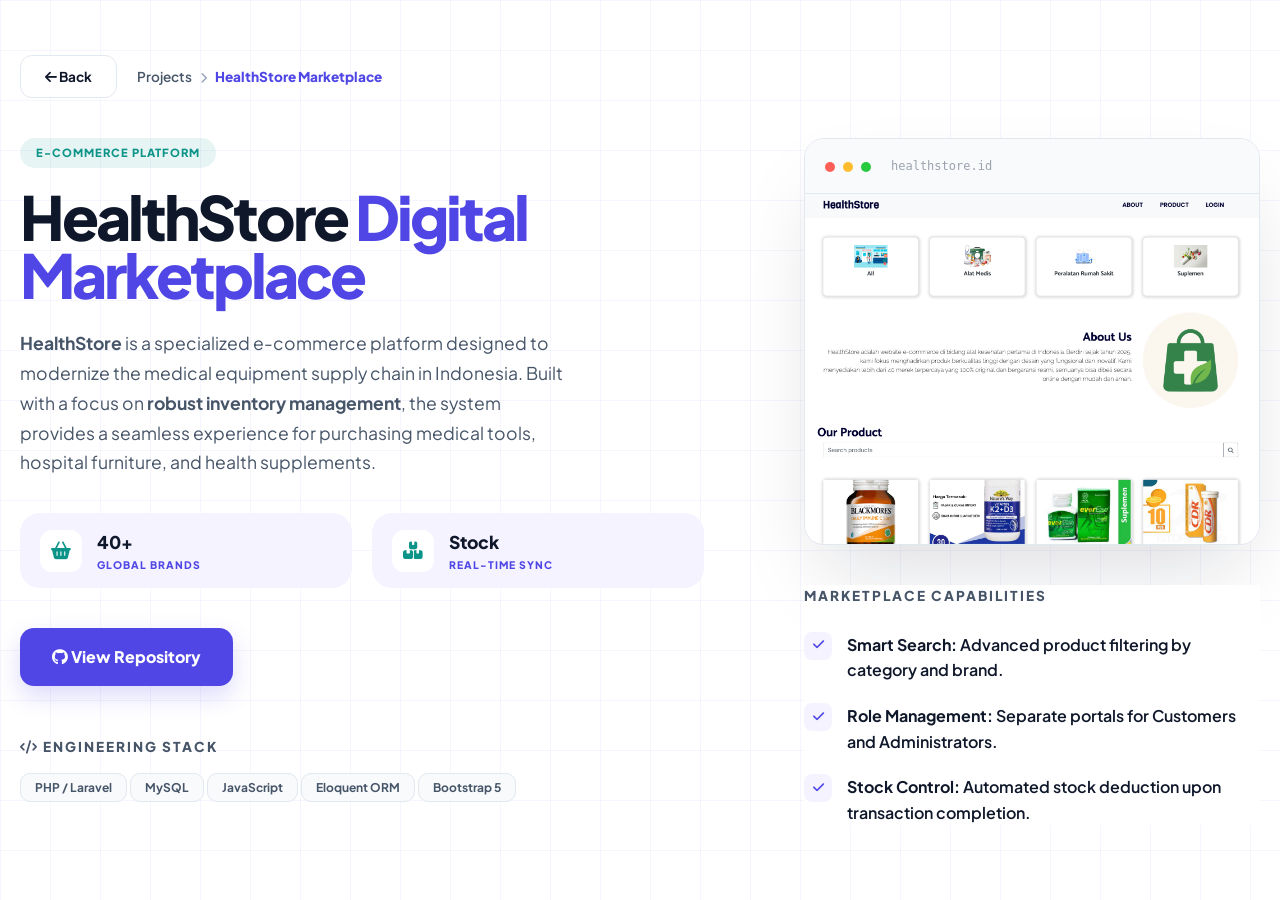
<file: healthstore-detail.html>
<!DOCTYPE html>
<html lang="id">
<head>
    <meta charset="UTF-8">
    <meta name="viewport" content="width=device-width, initial-scale=1.0">
    <title>HealthStore Detail | Hellawati Ayu</title>
    <link href="https://fonts.googleapis.com/css2?family=Plus+Jakarta+Sans:wght@300;400;600;700;800&display=swap" rel="stylesheet">
    <link rel="stylesheet" href="style.css">
    <link rel="stylesheet" href="https://cdnjs.cloudflare.com/ajax/libs/font-awesome/6.4.0/css/all.min.css">
    <style>
        /* Perbaikan inline agar badge tidak melebar ke kanan */
        .detail-badge {
            display: inline-block !important;
            width: fit-content;
            padding: 6px 16px;
            background: rgba(13, 148, 136, 0.1); /* Health Teal */
            color: #0d9488;
            border-radius: 50px;
            font-size: 0.7rem;
            font-weight: 800;
            text-transform: uppercase;
            letter-spacing: 1px;
            margin-bottom: 20px;
        }

        /* Standarisasi titik window mockup */
        .dot.red { background: #ff5f56; }
        .dot.yellow { background: #ffbd2e; }
        .dot.green { background: #27c93f; }
        .window-dots .dot {
            width: 10px; height: 10px;
            border-radius: 50%;
            display: inline-block;
            margin-right: 5px;
        }

        /* Aksen warna khusus stats medical */
        .medical-accent {
            color: #0d9488 !important;
        }
    </style>
</head>
<body class="detail-body">

    <div class="container detail-wrapper">

        <!-- Navigation -->
        <header class="detail-nav">
            <a href="index.html#projects" class="btn-back">
                <i class="fa-solid fa-arrow-left"></i> Back
            </a>
            <div class="breadcrumb">
                Projects <i class="fa-solid fa-chevron-right" style="font-size:0.7rem; margin: 0 6px; color: var(--text-light);"></i> 
                <span>HealthStore Marketplace</span>
            </div>
        </header>

        <!-- Grid Konten (1.2fr 0.8fr) -->
        <main class="detail-grid">

            <!-- KIRI: Informasi Utama -->
            <div class="detail-content-left">
                <div class="detail-badge">E-Commerce Platform</div>

                <h1 class="project-title-large">
                    HealthStore <span>Digital Marketplace</span>
                </h1>

                <p class="project-long-desc">
                    <strong>HealthStore</strong> is a specialized e-commerce platform designed to modernize the medical equipment supply chain in Indonesia. Built with a focus on <strong>robust inventory management</strong>, the system provides a seamless experience for purchasing medical tools, hospital furniture, and health supplements.
                </p>

                <!-- Stats Row -->
                <div class="stats-row">
                    <div class="stat-card-mini">
                        <div class="s-icon medical-accent"><i class="fa-solid fa-basket-shopping"></i></div>
                        <div class="s-info">
                            <h4>40+</h4>
                            <p>Global Brands</p>
                        </div>
                    </div>
                    <div class="stat-card-mini">
                        <div class="s-icon medical-accent"><i class="fa-solid fa-boxes-stacked"></i></div>
                        <div class="s-info">
                            <h4>Stock</h4>
                            <p>Real-time Sync</p>
                        </div>
                    </div>
                </div>

                <!-- Action Button -->
                <div class="action-row">
                    <a href="https://github.com/hellaww/toko-kesehatan-online" target="_blank" class="btn-primary-action">
                        <i class="fa-brands fa-github"></i> View Repository
                    </a>
                </div>

                <!-- Tech Stack Section -->
                <div class="tech-stack-section">
                    <h3 style="font-size: 0.85rem; font-weight: 800; text-transform: uppercase; letter-spacing: 2px; margin-bottom: 15px; color: var(--text-muted);">
                        <i class="fa-solid fa-code"></i> Engineering Stack
                    </h3>
                    <div class="tech-pills-wrap">
                        <span class="tech-tag">PHP / Laravel</span>
                        <span class="tech-tag">MySQL</span>
                        <span class="tech-tag">JavaScript</span>
                        <span class="tech-tag">Eloquent ORM</span>
                        <span class="tech-tag">Bootstrap 5</span>
                    </div>
                </div>
            </div>

            <!-- KANAN: Visual & Fitur -->
            <div class="detail-content-right">

                <!-- Window Mockup -->
                <div class="window-mockup">
                    <div class="window-header">
                        <div class="window-dots">
                            <span class="dot red"></span>
                            <span class="dot yellow"></span>
                            <span class="dot green"></span>
                        </div>
                        <div style="font-size: 0.75rem; color: #9ca3af; margin-left: 15px; font-family: monospace;">healthstore.id</div>
                    </div>
                    <div class="window-body">
                        <!-- CSS Anda otomatis menghandle scroll pada hover (350px) -->
                        <img src="images/tokokesehatan.png" alt="HealthStore Preview" class="scroll-img">
                    </div>
                </div>

                <!-- Features Highlight List -->
                <div class="features-highlight-card">
                    <h3>Marketplace Capabilities</h3>
                    <ul class="features-ul">
                        <li>
                            <div class="dot-v"><i class="fa-solid fa-check"></i></div>
                            <span><strong>Smart Search:</strong> Advanced product filtering by category and brand.</span>
                        </li>
                        <li>
                            <div class="dot-v"><i class="fa-solid fa-check"></i></div>
                            <span><strong>Role Management:</strong> Separate portals for Customers and Administrators.</span>
                        </li>
                        <li>
                            <div class="dot-v"><i class="fa-solid fa-check"></i></div>
                            <span><strong>Stock Control:</strong> Automated stock deduction upon transaction completion.</span>
                        </li>
                    </ul>
                </div>

            </div>
        </main>
    </div>

    <script>
        document.addEventListener('DOMContentLoaded', () => {
            const wrapper = document.querySelector('.detail-wrapper');
            wrapper.style.opacity = '1';
            wrapper.style.transform = 'translateY(0)';
        });
    </script>
</body>
</html>
</file>
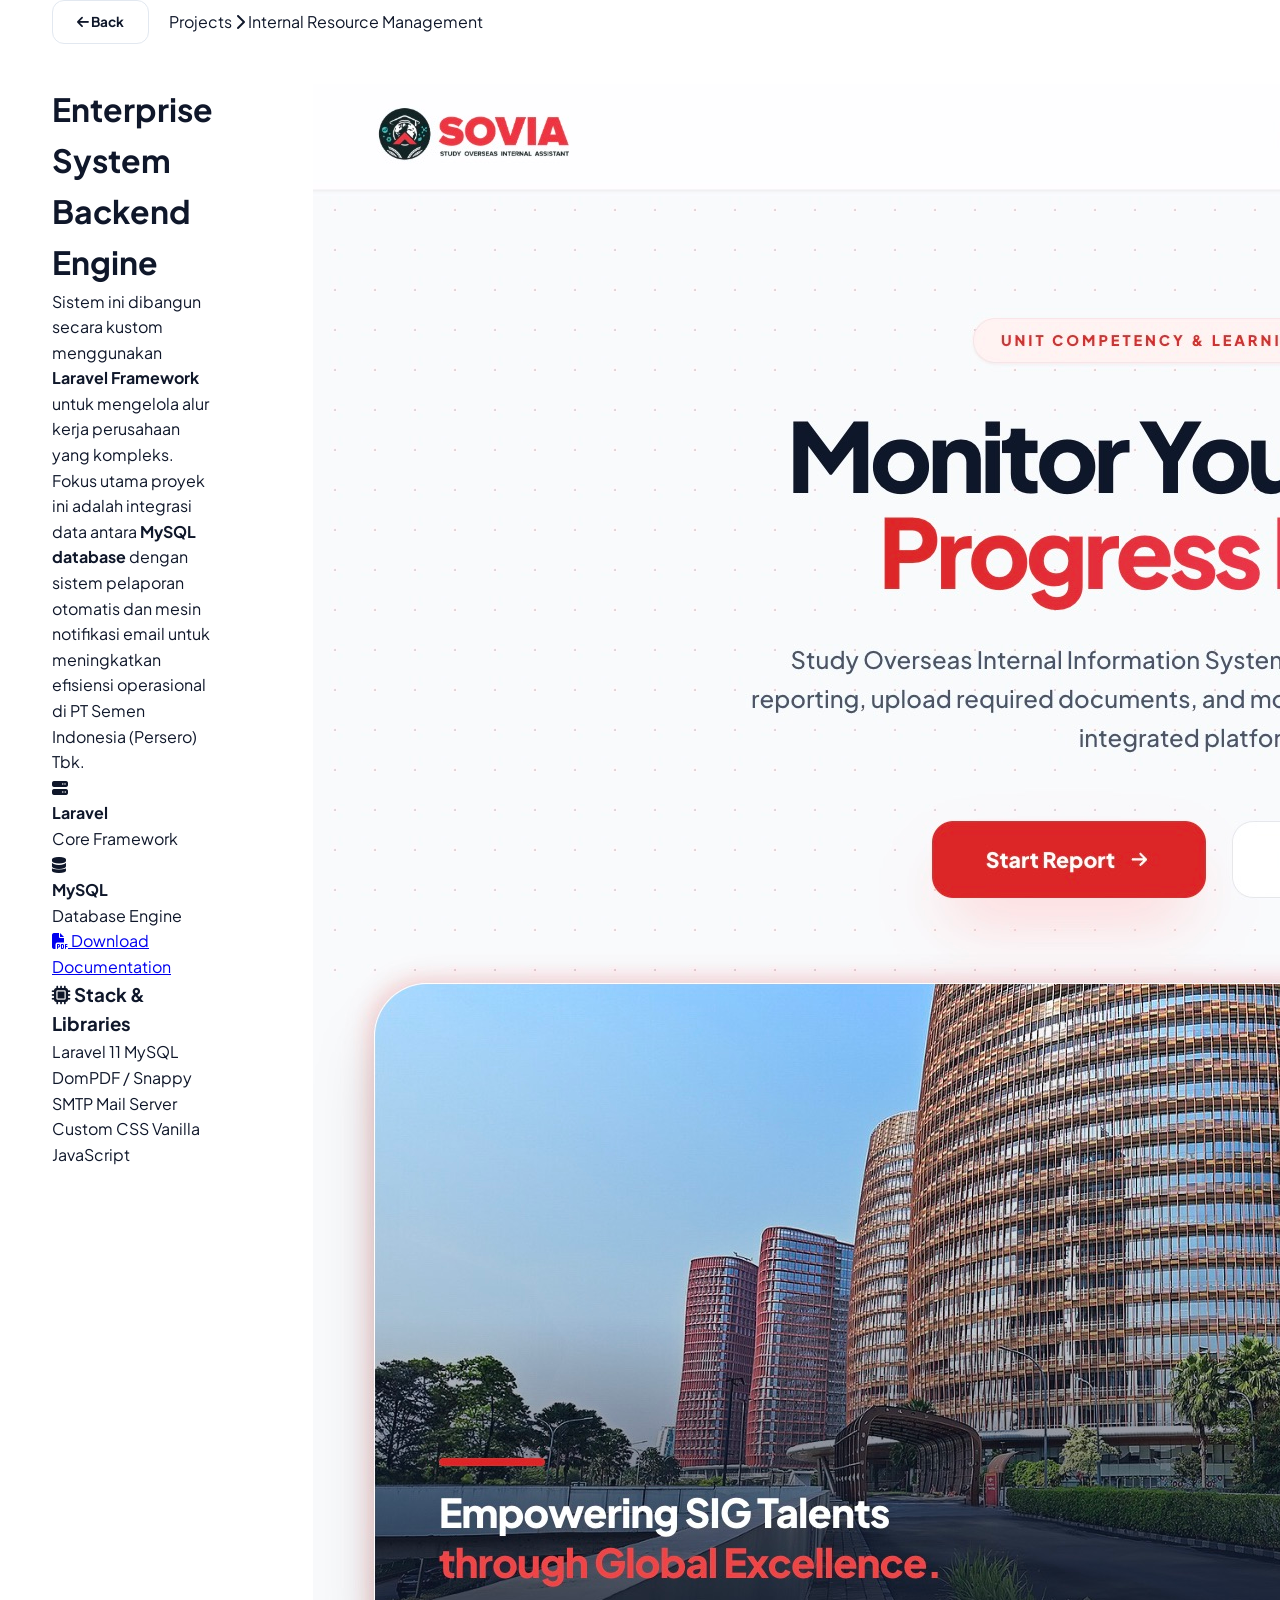
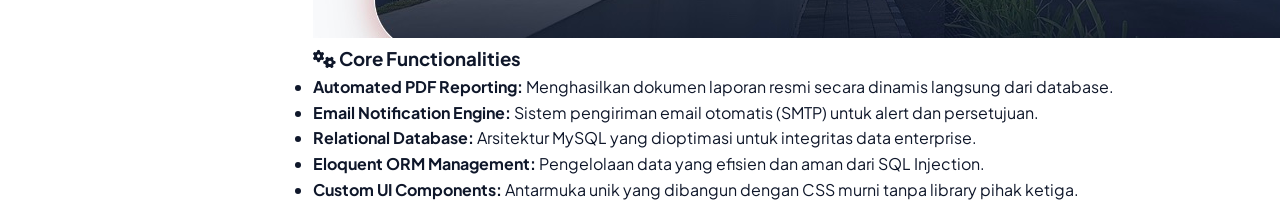
<file: laravel-detail.html>
<!DOCTYPE html>
<html lang="en">
<head>
    <meta charset="UTF-8">
    <meta name="viewport" content="width=device-width, initial-scale=1.0">
    <title>Project Detail | Hellawati Ayu</title>
    <link href="https://fonts.googleapis.com/css2?family=Plus+Jakarta+Sans:wght@300;400;600;700;800&display=swap" rel="stylesheet">
    <link rel="stylesheet" href="style.css">
    <link rel="stylesheet" href="https://cdnjs.cloudflare.com/ajax/libs/font-awesome/6.4.0/css/all.min.css">
</head>
<body class="detail-page">

    <div class="container detail-container reveal">
        <!-- Top Navigation (Back Button) -->
        <div class="detail-nav">
            <a href="index.html#projects" class="btn-back">
                <i class="fa-solid fa-arrow-left"></i> Back
            </a>
            <div class="breadcrumbs">
                <span>Projects</span> <i class="fa-solid fa-chevron-right"></i> <span>Internal Resource Management</span>
            </div>
        </div>

        <div class="detail-grid">
    <!-- SISI KIRI: INFO TEKS TEKNIS -->
    <div class="detail-info">
        <h1 class="detail-title">Enterprise System <br><span>Backend Engine</span></h1>
        <div class="detail-line"></div>

        <p class="detail-description">
            Sistem ini dibangun secara kustom menggunakan <strong>Laravel Framework</strong> untuk mengelola alur kerja perusahaan yang kompleks. 
            Fokus utama proyek ini adalah integrasi data antara <strong>MySQL database</strong> dengan sistem pelaporan otomatis dan mesin notifikasi email untuk meningkatkan efisiensi operasional di PT Semen Indonesia (Persero) Tbk.
        </p>

        <!-- Stats Box -->
        <div class="detail-stats-group">
            <div class="d-stat-card">
                <div class="d-stat-icon"><i class="fa-solid fa-server"></i></div>
                <div>
                    <h4>Laravel</h4>
                    <p>Core Framework</p>
                </div>
            </div>
            <div class="d-stat-card">
                <div class="d-stat-icon"><i class="fa-solid fa-database"></i></div>
                <div>
                    <h4>MySQL</h4>
                    <p>Database Engine</p>
                </div>
            </div>
        </div>

        <!-- Action Buttons -->
        <div class="detail-actions">
            <a href="files/project-laravel.pdf" target="_blank" class="btn-primary-detail">
                <i class="fa-solid fa-file-pdf"></i> Download Documentation
            </a>
        </div>

        <!-- Technologies Used (Tanpa Bootstrap) -->
        <div class="tech-used-section">
            <h3><i class="fa-solid fa-microchip"></i> Stack & Libraries</h3>
            <div class="tech-used-pills">
                <span>Laravel 11</span>
                <span>MySQL</span>
                <span>DomPDF / Snappy</span>
                <span>SMTP Mail Server</span>
                <span>Custom CSS</span>
                <span>Vanilla JavaScript</span>
            </div>
        </div>
    </div>

    <!-- SISI KANAN: FITUR UTAMA -->
    <div class="detail-visual">
        <div class="detail-image-wrapper">
            <!-- Gunakan screenshot sistem/dashboard kamu -->
            <img src="images/project-laravel.jpeg" alt="Sistem Dashboard">
        </div>

        <!-- Fokus pada Fitur yang Kamu Sebutkan -->
        <div class="features-card">
            <h3><i class="fa-solid fa-gears"></i> Core Functionalities</h3>
            <ul class="features-list">
                <li><span></span> <strong>Automated PDF Reporting:</strong> Menghasilkan dokumen laporan resmi secara dinamis langsung dari database.</li>
                <li><span></span> <strong>Email Notification Engine:</strong> Sistem pengiriman email otomatis (SMTP) untuk alert dan persetujuan.</li>
                <li><span></span> <strong>Relational Database:</strong> Arsitektur MySQL yang dioptimasi untuk integritas data enterprise.</li>
                <li><span></span> <strong>Eloquent ORM Management:</strong> Pengelolaan data yang efisien dan aman dari SQL Injection.</li>
                <li><span></span> <strong>Custom UI Components:</strong> Antarmuka unik yang dibangun dengan CSS murni tanpa library pihak ketiga.</li>
            </ul>
        </div>
    </div>
</div>

    <script>
        // Simple reveal animation
        document.addEventListener('DOMContentLoaded', () => {
            document.querySelector('.detail-container').style.opacity = '1';
            document.querySelector('.detail-container').style.transform = 'translateY(0)';
        });
    </script>
</body>
</html>
</file>
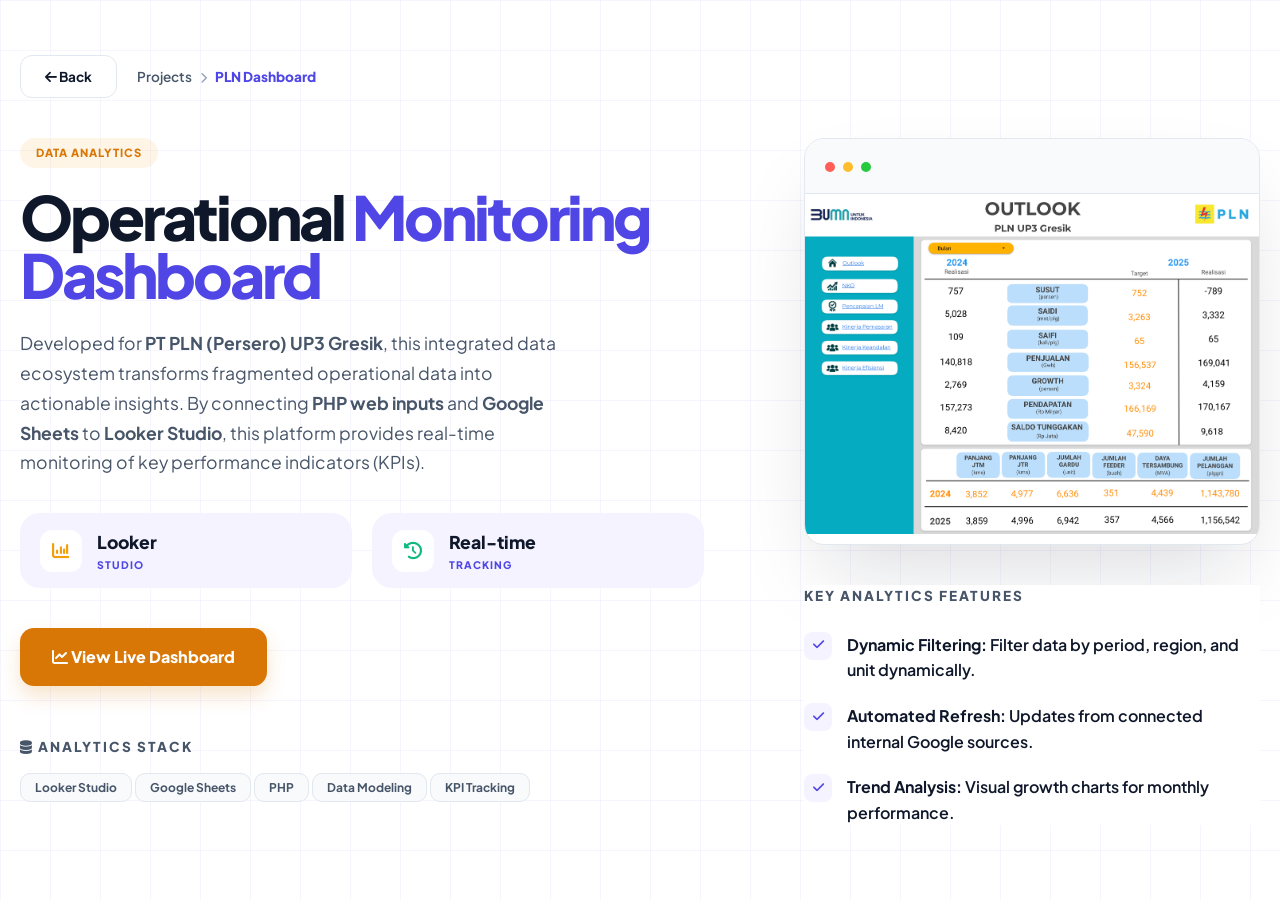
<file: pln-dashboard-detail.html>
<!DOCTYPE html>
<html lang="id">
<head>
    <meta charset="UTF-8">
    <meta name="viewport" content="width=device-width, initial-scale=1.0">
    <title>PLN Dashboard Detail | Hellawati Ayu</title>
    <link href="https://fonts.googleapis.com/css2?family=Plus+Jakarta+Sans:wght@300;400;600;700;800&display=swap" rel="stylesheet">
    <link rel="stylesheet" href="style.css">
    <link rel="stylesheet" href="https://cdnjs.cloudflare.com/ajax/libs/font-awesome/6.4.0/css/all.min.css">
    <style>
        /* Perbaikan inline agar badge tidak melebar ke kanan */
        .detail-badge {
            display: inline-block !important;
            width: fit-content;
            padding: 6px 16px;
            background: rgba(245, 158, 11, 0.1); /* Amber/PLN Yellow */
            color: #d97706;
            border-radius: 50px;
            font-size: 0.7rem;
            font-weight: 800;
            text-transform: uppercase;
            letter-spacing: 1px;
            margin-bottom: 20px;
        }

        /* Standarisasi titik window mockup */
        .dot.red { background: #ff5f56; }
        .dot.yellow { background: #ffbd2e; }
        .dot.green { background: #27c93f; }
        .window-dots .dot {
            width: 10px; height: 10px;
            border-radius: 50%;
            display: inline-block;
            margin-right: 5px;
        }

        /* Tombol Aksi Khusus Dashboard */
        .btn-dashboard {
            background: #d97706 !important;
            box-shadow: 0 10px 20px rgba(217, 119, 6, 0.2);
        }
    </style>
</head>
<body class="detail-body">

    <div class="container detail-wrapper">

        <!-- Navigation -->
        <header class="detail-nav">
            <a href="index.html#projects" class="btn-back">
                <i class="fa-solid fa-arrow-left"></i> Back
            </a>
            <div class="breadcrumb">
                Projects <i class="fa-solid fa-chevron-right" style="font-size:0.7rem; margin: 0 6px; color: var(--text-light);"></i> 
                <span>PLN Dashboard</span>
            </div>
        </header>

        <!-- Grid Konten (1.2fr 0.8fr) -->
        <main class="detail-grid">

            <!-- KIRI: Info Project -->
            <div class="detail-content-left">
                <div class="detail-badge">Data Analytics</div>

                <h1 class="project-title-large">
                    Operational <span>Monitoring Dashboard</span>
                </h1>

                <p class="project-long-desc">
                    Developed for <strong>PT PLN (Persero) UP3 Gresik</strong>, this integrated data ecosystem transforms fragmented operational data into actionable insights. By connecting <strong>PHP web inputs</strong> and <strong>Google Sheets</strong> to <strong>Looker Studio</strong>, this platform provides real-time monitoring of key performance indicators (KPIs).
                </p>

                <!-- Stats Row -->
                <div class="stats-row">
                    <div class="stat-card-mini">
                        <div class="s-icon" style="color: #f59e0b;"><i class="fa-solid fa-chart-column"></i></div>
                        <div class="s-info">
                            <h4>Looker</h4>
                            <p>Studio</p>
                        </div>
                    </div>
                    <div class="stat-card-mini">
                        <div class="s-icon" style="color: #10b981;"><i class="fa-solid fa-clock-rotate-left"></i></div>
                        <div class="s-info">
                            <h4>Real-time</h4>
                            <p>Tracking</p>
                        </div>
                    </div>
                </div>

                <!-- Action Button -->
                <div class="action-row">
                    <a href="https://datastudio.google.com/reporting/d19f5609-8c39-4828-8210-f0176927875c" target="_blank" class="btn-primary-action btn-dashboard">
                        <i class="fa-solid fa-chart-line"></i> View Live Dashboard
                    </a>
                </div>

                <!-- Tech Stack Section -->
                <div class="tech-stack-section">
                    <h3 style="font-size: 0.85rem; font-weight: 800; text-transform: uppercase; letter-spacing: 2px; margin-bottom: 15px; color: var(--text-muted);">
                        <i class="fa-solid fa-database"></i> Analytics Stack
                    </h3>
                    <div class="tech-pills-wrap">
                        <span class="tech-tag">Looker Studio</span>
                        <span class="tech-tag">Google Sheets</span>
                        <span class="tech-tag">PHP</span>
                        <span class="tech-tag">Data Modeling</span>
                        <span class="tech-tag">KPI Tracking</span>
                    </div>
                </div>
            </div>

            <!-- KANAN: Visual Mockup -->
            <div class="detail-content-right">

                <!-- Window Mockup -->
                <div class="window-mockup">
                    <div class="window-header">
                        <div class="window-dots">
                            <span class="dot red"></span>
                            <span class="dot yellow"></span>
                            <span class="dot green"></span>
                        </div>
                    </div>
                    <div class="window-body">
                        <!-- CSS Anda otomatis menghandle scroll pada hover (350px) -->
                        <img src="images/Dashboard NKO PLN UP3 Gresik.png" alt="PLN Dashboard Preview" class="scroll-img">
                    </div>
                </div>

                <!-- Features Highlight List -->
                <div class="features-highlight-card">
                    <h3>Key Analytics Features</h3>
                    <ul class="features-ul">
                        <li>
                            <div class="dot-v"><i class="fa-solid fa-check"></i></div>
                            <span><strong>Dynamic Filtering:</strong> Filter data by period, region, and unit dynamically.</span>
                        </li>
                        <li>
                            <div class="dot-v"><i class="fa-solid fa-check"></i></div>
                            <span><strong>Automated Refresh:</strong> Updates from connected internal Google sources.</span>
                        </li>
                        <li>
                            <div class="dot-v"><i class="fa-solid fa-check"></i></div>
                            <span><strong>Trend Analysis:</strong> Visual growth charts for monthly performance.</span>
                        </li>
                    </ul>
                </div>

            </div>
        </main>
    </div>

    <script>
        document.addEventListener('DOMContentLoaded', () => {
            const wrapper = document.querySelector('.detail-wrapper');
            wrapper.style.opacity = '1';
            wrapper.style.transform = 'translateY(0)';
        });
    </script>
</body>
</html>
</file>
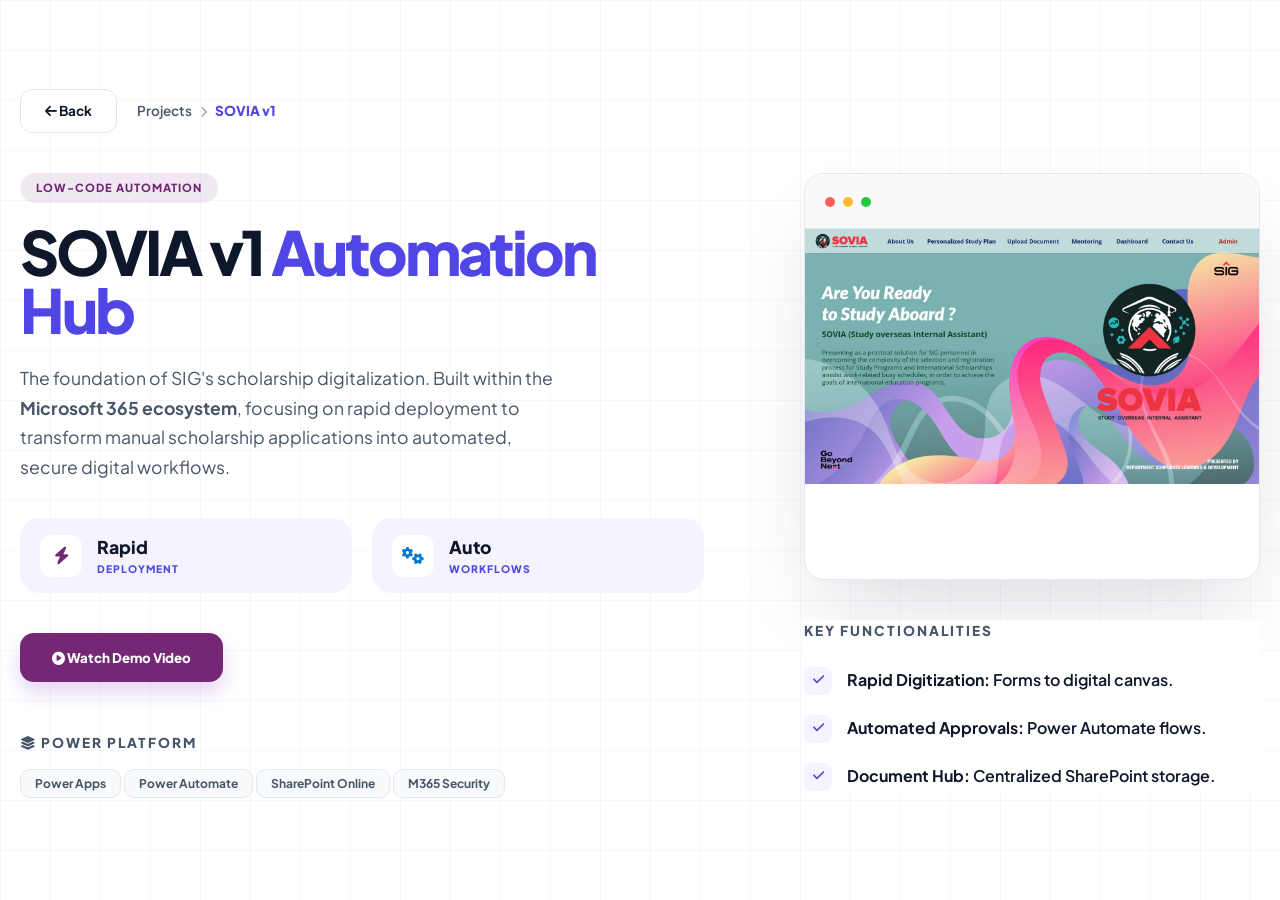
<file: sovia-v1-detail.html>
<!DOCTYPE html>
<html lang="id">
<head>
    <meta charset="UTF-8">
    <meta name="viewport" content="width=device-width, initial-scale=1.0">
    <title>SOVIA v1 Detail | Hellawati Ayu</title>
    <link href="https://fonts.googleapis.com/css2?family=Plus+Jakarta+Sans:wght@300;400;600;700;800&display=swap" rel="stylesheet">
    <link rel="stylesheet" href="style.css">
    <link rel="stylesheet" href="https://cdnjs.cloudflare.com/ajax/libs/font-awesome/6.4.0/css/all.min.css">
    <style>
        /* Perbaikan inline agar badge tidak melebar ke kanan */
        .detail-badge {
            display: inline-block !important;
            width: fit-content;
            padding: 6px 16px;
            background: rgba(116, 39, 116, 0.1); /* Power Platform Purple */
            color: #742774;
            border-radius: 50px;
            font-size: 0.7rem;
            font-weight: 800;
            text-transform: uppercase;
            letter-spacing: 1px;
            margin-bottom: 20px;
        }

        /* Standarisasi titik window mockup */
        .dot.red { background: #ff5f56; }
        .dot.yellow { background: #ffbd2e; }
        .dot.green { background: #27c93f; }
        .window-dots .dot {
            width: 10px; height: 10px;
            border-radius: 50%;
            display: inline-block;
            margin-right: 5px;
        }

        /* Tombol Play Khusus */
        .btn-play {
            background: #742774 !important;
            box-shadow: 0 10px 20px rgba(116, 39, 182, 0.2);
        }
    </style>
</head>
<body class="detail-body">

    <div class="container detail-wrapper">

        <!-- Navigation -->
        <header class="detail-nav">
            <a href="index.html#projects" class="btn-back">
                <i class="fa-solid fa-arrow-left"></i> Back
            </a>
            <div class="breadcrumb">
                Projects <i class="fa-solid fa-chevron-right" style="font-size:0.7rem; margin: 0 6px; color: var(--text-light);"></i> 
                <span>SOVIA v1</span>
            </div>
        </header>

        <!-- Grid Konten (1.2fr 0.8fr) -->
        <main class="detail-grid">

            <!-- KIRI: Info Project -->
            <div class="detail-content-left">
                <div class="detail-badge">Low-Code Automation</div>

                <h1 class="project-title-large">
                    SOVIA v1 <span>Automation Hub</span>
                </h1>

                <p class="project-long-desc">
                    The foundation of SIG's scholarship digitalization. Built within the <strong>Microsoft 365 ecosystem</strong>, focusing on rapid deployment to transform manual scholarship applications into automated, secure digital workflows.
                </p>

                <!-- Stats Row -->
                <div class="stats-row">
                    <div class="stat-card-mini">
                        <div class="s-icon" style="color: #742774;"><i class="fa-solid fa-bolt"></i></div>
                        <div class="s-info">
                            <h4>Rapid</h4>
                            <p>Deployment</p>
                        </div>
                    </div>
                    <div class="stat-card-mini">
                        <div class="s-icon" style="color: #0078d4;"><i class="fa-solid fa-gears"></i></div>
                        <div class="s-info">
                            <h4>Auto</h4>
                            <p>Workflows</p>
                        </div>
                    </div>
                </div>

                <!-- Action Button: Membuka Modal Video -->
                <div class="action-row">
                    <button id="openVideoBtn" class="btn-primary-action btn-play" style="border:none; cursor:pointer;">
                        <i class="fa-solid fa-circle-play"></i> Watch Demo Video
                    </button>
                </div>

                <!-- Tech Stack Section -->
                <div class="tech-stack-section">
                    <h3 style="font-size: 0.85rem; font-weight: 800; text-transform: uppercase; letter-spacing: 2px; margin-bottom: 15px; color: var(--text-muted);">
                        <i class="fa-solid fa-layer-group"></i> Power Platform
                    </h3>
                    <div class="tech-pills-wrap">
                        <span class="tech-tag">Power Apps</span>
                        <span class="tech-tag">Power Automate</span>
                        <span class="tech-tag">SharePoint Online</span>
                        <span class="tech-tag">M365 Security</span>
                    </div>
                </div>
            </div>

            <!-- KANAN: Visual & Fitur -->
            <div class="detail-content-right">

                <!-- Window Mockup -->
                <div class="window-mockup">
                    <div class="window-header">
                        <div class="window-dots">
                            <span class="dot red"></span>
                            <span class="dot yellow"></span>
                            <span class="dot green"></span>
                        </div>
                    </div>
                    <div class="window-body">
                        <!-- CSS Anda otomatis menghandle scroll pada hover -->
                        <img src="images/project-power.jpeg" alt="SOVIA v1 Preview" class="scroll-img">
                    </div>
                </div>

                <!-- Features Highlight List -->
                <div class="features-highlight-card">
                    <h3>Key Functionalities</h3>
                    <ul class="features-ul">
                        <li>
                            <div class="dot-v"><i class="fa-solid fa-check"></i></div>
                            <span><strong>Rapid Digitization:</strong> Forms to digital canvas.</span>
                        </li>
                        <li>
                            <div class="dot-v"><i class="fa-solid fa-check"></i></div>
                            <span><strong>Automated Approvals:</strong> Power Automate flows.</span>
                        </li>
                        <li>
                            <div class="dot-v"><i class="fa-solid fa-check"></i></div>
                            <span><strong>Document Hub:</strong> Centralized SharePoint storage.</span>
                        </li>
                    </ul>
                </div>

            </div>
        </main>
    </div>

    <!-- Video Modal (Struktur sesuai CSS Anda) -->
    <div id="videoModal" class="video-modal">
        <div class="modal-content">
            <span class="close-modal" id="closeVideoBtn">&times;</span>
            <a href="https://drive.google.com/file/d/1KZ9M1Y9wXexakIY07Xu6C6G9V2X2KXqS/view?usp=sharing"
            target="_blank"
            class="btn-primary-action btn-play">
                <i class="fa-solid fa-circle-play"></i> Watch Demo Video
            </a>
        </div>
    </div>

    <script>
        document.addEventListener('DOMContentLoaded', () => {
            // Animasi masuk
            const wrapper = document.querySelector('.detail-wrapper');
            wrapper.style.opacity = '1';
            wrapper.style.transform = 'translateY(0)';

            // Modal Logic
            const modal = document.getElementById("videoModal");
            const btn = document.getElementById("openVideoBtn");
            const closeBtn = document.getElementById("closeVideoBtn");
            const video = document.getElementById("soviaVideo");

            btn.onclick = () => { 
                modal.style.display = "flex"; 
                video.play(); 
            }

            closeBtn.onclick = () => { 
                modal.style.display = "none"; 
                video.pause(); 
            }

            window.onclick = (e) => { 
                if (e.target == modal) { 
                    modal.style.display = "none"; 
                    video.pause(); 
                } 
            }
        });
    </script>
</body>
</html>
</file>
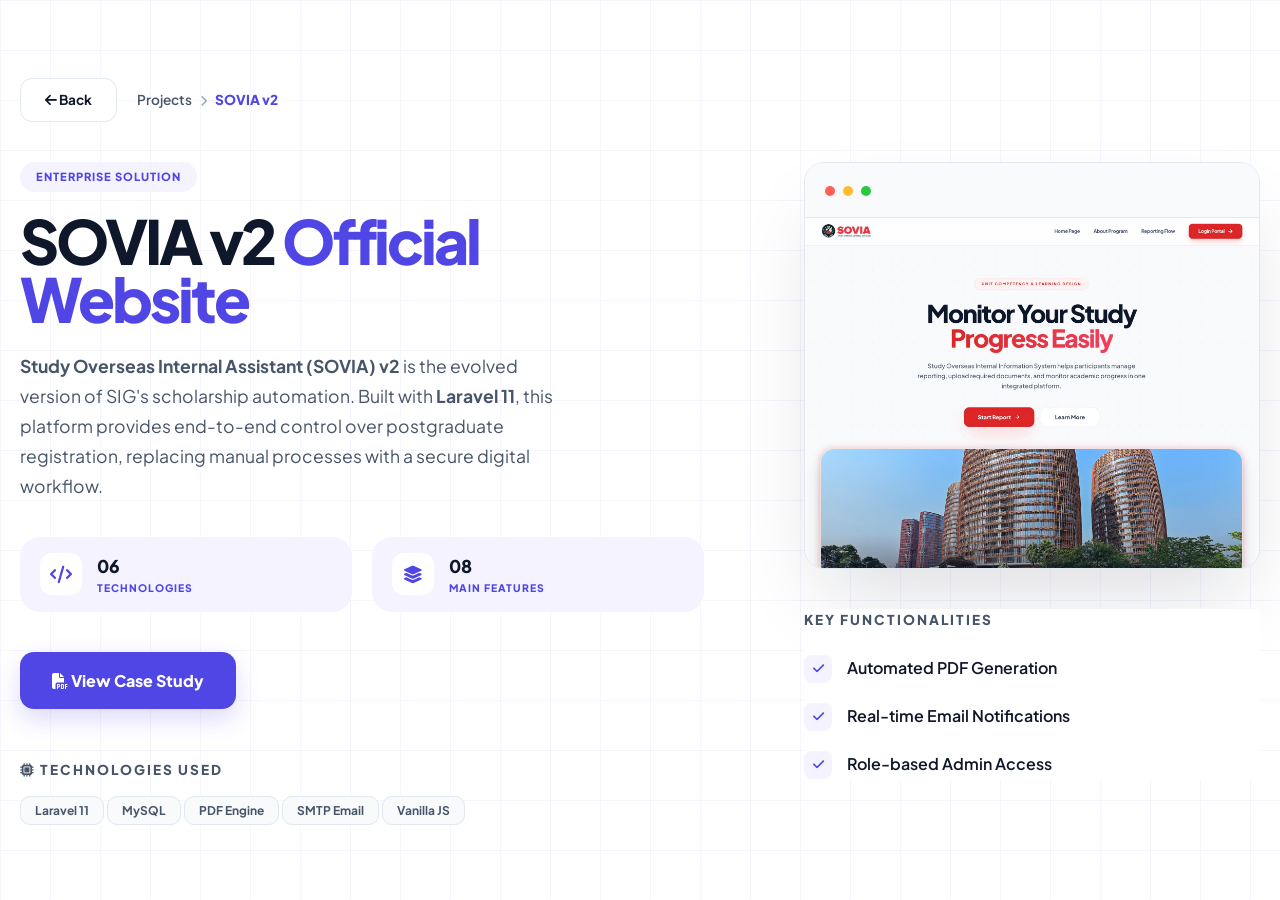
<file: sovia-v2-detail.html>
<!DOCTYPE html>
<html lang="id">
<head>
    <meta charset="UTF-8">
    <meta name="viewport" content="width=device-width, initial-scale=1.0">
    <title>SOVIA v2 Detail | Hellawati Ayu</title>
    <link href="https://fonts.googleapis.com/css2?family=Plus+Jakarta+Sans:wght@300;400;600;700;800&display=swap" rel="stylesheet">
    <link rel="stylesheet" href="style.css">
    <link rel="stylesheet" href="https://cdnjs.cloudflare.com/ajax/libs/font-awesome/6.4.0/css/all.min.css">
    <style>
        /* Perbaikan inline agar badge tidak melebar ke kanan */
        .detail-badge {
            display: inline-block !important;
            width: fit-content;
            padding: 6px 16px;
            background: var(--primary-light);
            color: var(--primary);
            border-radius: 50px;
            font-size: 0.7rem;
            font-weight: 800;
            text-transform: uppercase;
            letter-spacing: 1px;
            margin-bottom: 20px;
        }

        /* Memastikan window-dots berwarna sesuai standar */
        .dot.red { background: #ff5f56; }
        .dot.yellow { background: #ffbd2e; }
        .dot.green { background: #27c93f; }
        .window-dots .dot {
            width: 10px; height: 10px;
            border-radius: 50%;
            display: inline-block;
            margin-right: 5px;
        }
    </style>
</head>
<body class="detail-body">

    <div class="container detail-wrapper">

        <!-- Navigation (Sesuai Struktur CSS Anda) -->
        <header class="detail-nav">
            <a href="index.html#projects" class="btn-back">
                <i class="fa-solid fa-arrow-left"></i> Back
            </a>
            <div class="breadcrumb">
                Projects <i class="fa-solid fa-chevron-right" style="font-size:0.7rem; margin: 0 6px; color: var(--text-light);"></i> 
                <span>SOVIA v2</span>
            </div>
        </header>

        <!-- Grid Konten (1.2fr 0.8fr) -->
        <main class="detail-grid">

            <!-- KIRI: Informasi Utama -->
            <div class="detail-content-left">
                <div class="detail-badge">Enterprise Solution</div>

                <h1 class="project-title-large">
                    SOVIA v2 <span>Official Website</span>
                </h1>

                <p class="project-long-desc">
                    <strong>Study Overseas Internal Assistant (SOVIA) v2</strong> is the evolved version of SIG's scholarship automation. 
                    Built with <strong>Laravel 11</strong>, this platform provides end-to-end control over postgraduate registration, replacing manual processes with a secure digital workflow.
                </p>

                <!-- Stats Row (Menggunakan stat-card-mini) -->
                <div class="stats-row">
                    <div class="stat-card-mini">
                        <div class="s-icon"><i class="fa-solid fa-code"></i></div>
                        <div class="s-info">
                            <h4>06</h4>
                            <p>Technologies</p>
                        </div>
                    </div>
                    <div class="stat-card-mini">
                        <div class="s-icon"><i class="fa-solid fa-layer-group"></i></div>
                        <div class="s-info">
                            <h4>08</h4>
                            <p>Main Features</p>
                        </div>
                    </div>
                </div>

                <!-- Action Button -->
                <div class="action-row">
                    <a href="files/project-laravel.pdf" target="_blank" class="btn-primary-action">
                        <i class="fa-solid fa-file-pdf"></i> View Case Study
                    </a>
                </div>

                <!-- Tech Stack Tags -->
                <div class="tech-stack-section">
                    <h3 style="font-size: 0.85rem; font-weight: 800; text-transform: uppercase; letter-spacing: 2px; margin-bottom: 15px; color: var(--text-muted);">
                        <i class="fa-solid fa-microchip"></i> Technologies Used
                    </h3>
                    <div class="tech-pills-wrap">
                        <span class="tech-tag">Laravel 11</span>
                        <span class="tech-tag">MySQL</span>
                        <span class="tech-tag">PDF Engine</span>
                        <span class="tech-tag">SMTP Email</span>
                        <span class="tech-tag">Vanilla JS</span>
                    </div>
                </div>
            </div>

            <!-- KANAN: Visual & Fitur -->
            <div class="detail-content-right">

                <!-- Window Mockup (Efek hover scroll otomatis 350px) -->
                <div class="window-mockup">
                    <div class="window-header">
                        <div class="window-dots">
                            <span class="dot red"></span>
                            <span class="dot yellow"></span>
                            <span class="dot green"></span>
                        </div>
                    </div>
                    <div class="window-body">
                        <img src="images/project-laravel.jpeg" alt="SOVIA Preview" class="scroll-img">
                    </div>
                </div>

                <!-- Features Highlight List -->
                <div class="features-highlight-card">
                    <h3>Key Functionalities</h3>
                    <ul class="features-ul">
                        <li>
                            <div class="dot-v"><i class="fa-solid fa-check"></i></div>
                            <span>Automated PDF Generation</span>
                        </li>
                        <li>
                            <div class="dot-v"><i class="fa-solid fa-check"></i></div>
                            <span>Real-time Email Notifications</span>
                        </li>
                        <li>
                            <div class="dot-v"><i class="fa-solid fa-check"></i></div>
                            <span>Role-based Admin Access</span>
                        </li>
                    </ul>
                </div>

            </div>
        </main>
    </div>

    <script>
        document.addEventListener('DOMContentLoaded', () => {
            const wrapper = document.querySelector('.detail-wrapper');
            wrapper.style.opacity = '1';
            wrapper.style.transform = 'translateY(0)';
        });
    </script>
</body>
</html>
</file>
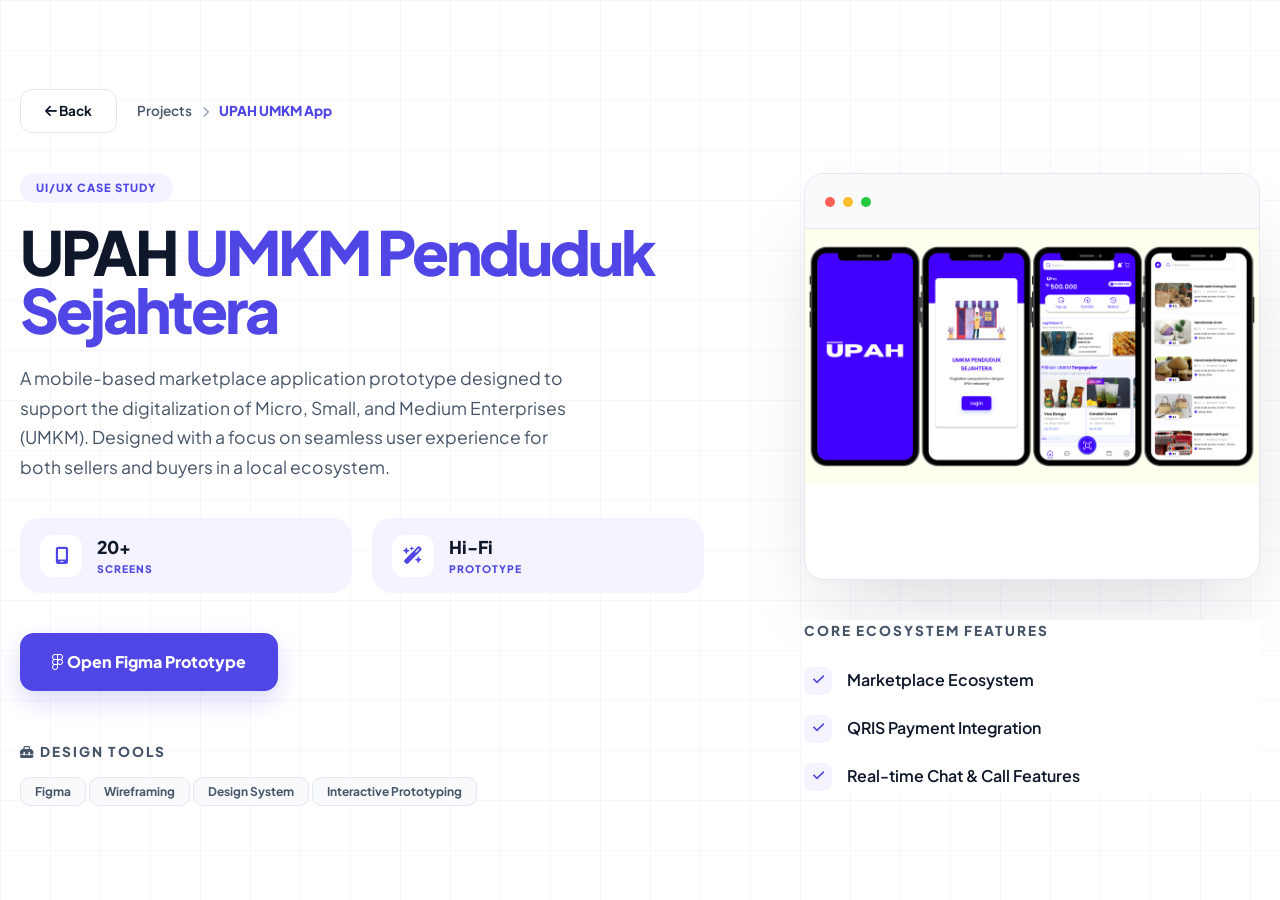
<file: upah-uiux-detail.html>
<!DOCTYPE html>
<html lang="id">
<head>
    <meta charset="UTF-8">
    <meta name="viewport" content="width=device-width, initial-scale=1.0">
    <title>UPAH UI/UX Detail | Hellawati Ayu</title>
    <link href="https://fonts.googleapis.com/css2?family=Plus+Jakarta+Sans:wght@300;400;600;700;800&display=swap" rel="stylesheet">
    <link rel="stylesheet" href="style.css">
    <link rel="stylesheet" href="https://cdnjs.cloudflare.com/ajax/libs/font-awesome/6.4.0/css/all.min.css">
    <style>
        /* Tambahan kecil karena class ini belum ada di CSS utama Anda agar badge rapi */
        .detail-badge {
            display: inline-block;
            padding: 6px 16px;
            background: var(--primary-light);
            color: var(--primary);
            border-radius: 50px;
            font-size: 0.7rem;
            font-weight: 800;
            text-transform: uppercase;
            letter-spacing: 1px;
            margin-bottom: 20px;
        }
    </style>
</head>
<body class="detail-body">

    <div class="container detail-wrapper">

        <!-- Navigation (Menggunakan class detail-nav Anda) -->
        <header class="detail-nav">
            <a href="index.html#projects" class="btn-back">
                <i class="fa-solid fa-arrow-left"></i> Back
            </a>
            <div class="breadcrumb">
                Projects <i class="fa-solid fa-chevron-right" style="font-size:0.7rem; margin: 0 8px; color: var(--text-light);"></i> 
                <span>UPAH UMKM App</span>
            </div>
        </header>

        <!-- Main Content (Menggunakan detail-grid: 1.2fr 0.8fr) -->
        <main class="detail-grid">

            <!-- KIRI: Text Content -->
            <div class="detail-content-left">
                <div class="detail-badge">UI/UX Case Study</div>

                <h1 class="project-title-large">
                    UPAH <span>UMKM Penduduk Sejahtera</span>
                </h1>

                <p class="project-long-desc">
                    A mobile-based marketplace application prototype designed to support the digitalization of Micro, Small, and Medium Enterprises (UMKM). 
                    Designed with a focus on seamless user experience for both sellers and buyers in a local ecosystem.
                </p>

                <!-- Stats Row (Menggunakan stat-card-mini Anda) -->
                <div class="stats-row">
                    <div class="stat-card-mini">
                        <div class="s-icon"><i class="fa-solid fa-mobile-screen"></i></div>
                        <div class="s-info">
                            <h4>20+</h4>
                            <p>Screens</p>
                        </div>
                    </div>
                    <div class="stat-card-mini">
                        <div class="s-icon"><i class="fa-solid fa-wand-magic-sparkles"></i></div>
                        <div class="s-info">
                            <h4>Hi-Fi</h4>
                            <p>Prototype</p>
                        </div>
                    </div>
                </div>

                <!-- Action Row (Menggunakan btn-primary-action Anda) -->
                <div class="action-row">
                    <a href="https://www.figma.com/proto/7PTj2OQHb79pjypq15azka/UPAH--UMKM-PENDUDUK-SEJAHTERA--PROJECT-IMK?page-id=0%3A1&node-id=40-61&p=f&viewport=1211%2C709%2C0.45&t=GmV3QB2vtmrP69mf-1&scaling=scale-down&content-scaling=fixed&starting-point-node-id=40%3A61" 
                       target="_blank" class="btn-primary-action">
                        <i class="fa-brands fa-figma"></i> Open Figma Prototype
                    </a>
                </div>

                <!-- Tech Stack Section -->
                <div class="tech-stack-section">
                    <h3 style="font-size: 0.85rem; font-weight: 800; text-transform: uppercase; letter-spacing: 2px; margin-bottom: 15px; color: var(--text-muted);">
                        <i class="fa-solid fa-toolbox"></i> Design Tools
                    </h3>
                    <div class="tech-pills-wrap">
                        <span class="tech-tag">Figma</span>
                        <span class="tech-tag">Wireframing</span>
                        <span class="tech-tag">Design System</span>
                        <span class="tech-tag">Interactive Prototyping</span>
                    </div>
                </div>
            </div>

            <!-- KANAN: Mockup & Features -->
            <div class="detail-content-right">
                
                <!-- Window Mockup (Menggunakan sistem hover-scroll dari CSS Anda) -->
                <div class="window-mockup">
                    <div class="window-header">
                        <div class="window-dots">
                            <span class="dot red" style="width: 10px; height: 10px; background: #ff5f56; border-radius: 50%; display: inline-block; margin-right: 5px;"></span>
                            <span class="dot yellow" style="width: 10px; height: 10px; background: #ffbd2e; border-radius: 50%; display: inline-block; margin-right: 5px;"></span>
                            <span class="dot green" style="width: 10px; height: 10px; background: #27c93f; border-radius: 50%; display: inline-block;"></span>
                        </div>
                    </div>
                    <div class="window-body">
                        <!-- CSS Anda akan otomatis melakukan scroll pada gambar ini saat di-hover -->
                        <img src="images/UPAH.png" alt="UPAH Showcase" class="scroll-img">
                    </div>
                </div>

                <!-- Features Highlight (Menggunakan features-ul & dot-v Anda) -->
                <div class="features-highlight-card">
                    <h3>Core Ecosystem Features</h3>
                    <ul class="features-ul">
                        <li>
                            <div class="dot-v"><i class="fa-solid fa-check"></i></div>
                            <span>Marketplace Ecosystem</span>
                        </li>
                        <li>
                            <div class="dot-v"><i class="fa-solid fa-check"></i></div>
                            <span>QRIS Payment Integration</span>
                        </li>
                        <li>
                            <div class="dot-v"><i class="fa-solid fa-check"></i></div>
                            <span>Real-time Chat & Call Features</span>
                        </li>
                    </ul>
                </div>

            </div>
        </main>
    </div>

    <script>
        document.addEventListener('DOMContentLoaded', () => {
            const wrapper = document.querySelector('.detail-wrapper');
            wrapper.style.opacity = '1';
            wrapper.style.transform = 'translateY(0)';
        });
    </script>
</body>
</html>
</file>
<file: style.css>
/* ==========================================================================
   1. CORE VARIABLES & RESET
   ========================================================================== */
:root {
    --bg-white: #ffffff;
    --bg-subtle: #f8fafc;
    --primary: #4f46e5;
    --primary-light: #f5f3ff;
    --text-main: #0f172a;
    --text-muted: #475569;
    --text-light: #94a3b8;
    --border: #e2e8f0;
    --indigo-glow: rgba(79, 70, 229, 0.1);
    --grid-pattern: linear-gradient(rgba(79, 70, 229, 0.05) 1.5px, transparent 1px),
                    linear-gradient(90deg, rgba(79, 70, 229, 0.05) 1.5px, transparent 1px);
}

* {
    margin: 0; padding: 0; box-sizing: border-box;
    font-family: 'Plus Jakarta Sans', sans-serif;
    -webkit-font-smoothing: antialiased;
}

html { scroll-behavior: smooth; }

body {
    background-color: var(--bg-white);
    color: var(--text-main);
    overflow-x: hidden;
    line-height: 1.6;
}

.container { max-width: 1240px; margin: 0 auto; padding: 0 2rem; }

@keyframes fadeInUp {
    from { opacity: 0; transform: translateY(30px); }
    to { opacity: 1; transform: translateY(0); }
}

.reveal { opacity: 0; transition: all 0.8s cubic-bezier(0.2, 0.8, 0.2, 1); }
.reveal.active { opacity: 1; transform: translateY(0); }

/* ==========================================================================
   2. NAVIGATION
   ========================================================================== */
nav {
    position: fixed; top: 0; width: 100%; height: 90px;
    display: flex; align-items: center; z-index: 1000;
    transition: all 0.3s ease;
}

nav.scrolled {
    background: rgba(255, 255, 255, 0.8);
    backdrop-filter: blur(20px);
    height: 70px;
    border-bottom: 1px solid var(--border);
}

.nav-container { display: flex; justify-content: space-between; align-items: center; width: 100%; }
.logo { font-size: 1.5rem; font-weight: 800; letter-spacing: -1.2px; color: var(--text-main); text-decoration: none; }
.logo span { color: var(--primary); }

.nav-right { display: flex; align-items: center; gap: 40px; }
.nav-links { display: flex; list-style: none; gap: 30px; align-items: center; }
.nav-links a { text-decoration: none; color: var(--text-muted); font-weight: 600; font-size: 0.9rem; transition: 0.3s; }
.nav-links a:hover { color: var(--primary); }

.btn-nav {
    background: var(--text-main); color: white; text-decoration: none;
    padding: 12px 24px; border-radius: 12px; font-weight: 700; font-size: 0.85rem;
}

/* ==========================================================================
   3. HERO SECTION
   ========================================================================== */
.hero {
    height: 100vh; width: 100%;
    display: flex; align-items: center; justify-content: center;
    position: relative; padding-top: 80px;
    background-color: #ffffff; background-image: var(--grid-pattern);
    background-size: 60px 60px; overflow: hidden;
}

.hero::before {
    content: ""; position: absolute; top: 0; left: 0; right: 0; bottom: 0;
    background: radial-gradient(circle at center, transparent 0%, white 90%);
    pointer-events: none; z-index: 1;
}

.hero-grid { position: relative; z-index: 2; display: grid; grid-template-columns: 1.1fr 0.9fr; align-items: center; gap: 60px; width: 100%; }

.hero-status { display: inline-flex; align-items: center; gap: 8px; padding: 8px 16px; background: #f5f3ff; border-radius: 50px; margin-bottom: 20px; }
.status-dot { width: 8px; height: 8px; background: #10b981; border-radius: 50%; }
.status-text { font-size: 0.65rem; font-weight: 800; color: var(--primary); text-transform: uppercase; letter-spacing: 1px; }

.hero-title { font-size: 4.2rem; font-weight: 800; line-height: 1.0; letter-spacing: -3px; color: var(--text-main); margin-bottom: 20px; }
.hero-title span { color: var(--primary); }

.tech-stack { display: flex; flex-wrap: wrap; gap: 10px; margin-bottom: 25px; }
.tech-tag { padding: 6px 14px; border-radius: 10px; border: 1px solid var(--border); font-size: 0.75rem; font-weight: 700; color: var(--text-muted); background: #f8fafc; }

.hero-subtitle { font-size: 1.1rem; color: var(--text-muted); max-width: 540px; line-height: 1.7; margin-bottom: 35px; }

.hero-actions-group { display: flex; align-items: center; gap: 15px; }
.btn-glow { padding: 14px 28px; background: var(--primary); color: white; text-decoration: none; border-radius: 14px; font-weight: 700; font-size: 0.9rem; transition: 0.3s; }
.btn-glow-outline { padding: 14px 28px; border: 1px solid var(--border); color: var(--text-main); text-decoration: none; border-radius: 14px; font-weight: 700; font-size: 0.9rem; transition: 0.3s; }
.btn-glow:hover { transform: translateY(-3px); box-shadow: 0 10px 25px rgba(79, 70, 229, 0.3); }

.social-group { display: flex; gap: 10px; }
.social-box { width: 50px; height: 50px; border: 1px solid var(--border); border-radius: 14px; display: flex; align-items: center; justify-content: center; color: var(--text-muted); text-decoration: none; transition: 0.3s; background: white; }
.social-box:hover { border-color: var(--primary); color: var(--primary); background: #f5f3ff; transform: translateY(-3px); }

/* ==========================================================================
   4. ABOUT SECTION
   ========================================================================== */
.about-modern {
    height: 100vh; display: flex; align-items: center; justify-content: center;
    position: relative; overflow: hidden;
    background-color: var(--bg-white); background-image: var(--grid-pattern);
    background-size: 50px 50px; padding-top: 60px;
}

.about-wrapper { display: grid; grid-template-columns: 0.8fr 1.2fr; gap: 60px; align-items: center; margin-bottom: 40px; }

.circle-frame { width: 320px; height: 320px; border-radius: 50%; overflow: hidden; border: 8px solid white; box-shadow: 0 20px 40px rgba(0, 0, 0, 0.08); position: relative; z-index: 2; }
.circle-frame img { width: 100%; height: 100%; object-fit: cover; }

.name-display { font-size: 3rem; font-weight: 800; color: var(--text-main); margin-bottom: 15px; letter-spacing: -2px; }
.bio-text { font-size: 1rem; color: var(--text-muted); line-height: 1.6; margin-bottom: 20px; }

.modern-quote { background: #f8fafc; border-left: 4px solid var(--primary); padding: 15px 25px; border-radius: 0 15px 15px 0; margin-bottom: 25px; }
.modern-quote p { font-style: italic; color: var(--text-main); font-size: 0.95rem; font-weight: 600; }

.achievements-grid { display: grid; grid-template-columns: repeat(3, 1fr); gap: 25px; width: 100%; }
.achieve-card { background: white; border: 1px solid var(--border); padding: 25px 30px; border-radius: 24px; transition: 0.4s; cursor: pointer; }
.achieve-icon { width: 50px; height: 50px; background: #f5f3ff; color: var(--primary); border-radius: 12px; display: flex; align-items: center; justify-content: center; font-size: 1.2rem; margin-bottom: 10px; }
.achieve-val { font-size: 2.2rem; font-weight: 800; color: var(--text-main); letter-spacing: -1px; }
.achieve-info h4 { font-size: 0.75rem; font-weight: 800; text-transform: uppercase; letter-spacing: 1.5px; }
.achieve-card:hover { transform: translateY(-8px); border-color: var(--primary); box-shadow: 0 20px 40px rgba(79, 70, 229, 0.08); }

/* ==========================================================================
   5. PORTFOLIO SHOWCASE
   ========================================================================== */
.portfolio-showcase {
    padding: 120px 0;
    position: relative;
    overflow: hidden;
    background-image: var(--grid-pattern);
    background-size: 50px 50px;
}

.portfolio-showcase::before {
    content: "";
    position: absolute;
    top: 20%; left: -10%;
    width: 600px; height: 600px;
    background: radial-gradient(circle, rgba(79, 70, 229, 0.05) 0%, transparent 70%);
    pointer-events: none;
}

.showcase-header { text-align: center; margin-bottom: 60px; }
.showcase-title { font-size: 3.5rem; font-weight: 800; color: var(--text-main); letter-spacing: -2px; }
.showcase-title span { color: var(--primary); }
.showcase-subtitle { font-size: 1rem; color: var(--text-muted); margin-top: 12px; }

.showcase-tabs { display: flex; justify-content: center; gap: 15px; margin-bottom: 60px; }
.tab-item { display: flex; align-items: center; gap: 10px; padding: 12px 35px; border-radius: 14px; cursor: pointer; font-weight: 700; color: var(--text-muted); transition: 0.3s; }
.tab-item.active { background: var(--primary-light); color: var(--primary); }
.tab-item:hover:not(.active) { background: var(--bg-subtle); }

/* Grid 2 kolom */
.projects-grid {
    display: grid;
    grid-template-columns: repeat(2, 1fr);
    gap: 30px;
    max-width: 900px;
    margin: 0 auto;
}

/* Card */
.project-main-card {
    background: white;
    border-radius: 20px;
    overflow: hidden;
    border: 1px solid var(--border);
    transition: 0.4s cubic-bezier(0.4, 0, 0.2, 1);
    display: flex;
    flex-direction: column;
    box-shadow: 0 4px 20px rgba(0,0,0,0.02);
}

.project-main-card:hover {
    transform: translateY(-8px);
    box-shadow: 0 20px 40px rgba(79, 70, 229, 0.1);
    border-color: var(--primary);
}

/* Preview image */
.project-preview {
    height: 180px;
    overflow: hidden;
    background: #f1f5f9;
    position: relative;
    border-bottom: 1px solid var(--border);
}

.project-preview img {
    width: 100%;
    height: auto;
    transition: 5s ease-in-out;
    object-position: top;
    object-fit: cover;
    display: block;
}

.project-main-card:hover .project-preview img {
    transform: translateY(calc(-100% + 180px));
}

/* Badge */
.project-badge {
    position: absolute;
    top: 12px; left: 12px;
    padding: 4px 12px;
    border-radius: 8px;
    font-size: 0.65rem;
    font-weight: 800;
    letter-spacing: 1px;
    background: #0f172a;
    color: white;
}
.project-badge.purple { background: #7c3aed; }
.project-badge.yellow { background: #d97706; }
.project-badge.blue   { background: #2563eb; }
.project-badge.green  { background: #059669; }

/* Details */
.project-details {
    padding: 20px 25px;
    flex-grow: 1;
    display: flex;
    flex-direction: column;
}

.company {
    font-size: 0.72rem;
    font-weight: 700;
    color: var(--primary);
    text-transform: uppercase;
    letter-spacing: 0.8px;
    margin-bottom: 6px;
    display: block;
}

.p-title {
    font-size: 1.1rem;
    font-weight: 800;
    margin-bottom: 8px;
    color: var(--text-main);
}

.p-desc {
    font-size: 0.85rem;
    color: var(--text-muted);
    line-height: 1.5;
    flex-grow: 1;
}

/* Footer card */
.p-footer {
    padding: 15px 25px 20px;
    border-top: 1px solid #f1f5f9;
    margin-top: 15px;
}

.live-link {
    display: inline-flex;
    align-items: center;
    gap: 6px;
    color: var(--primary);
    text-decoration: none;
    font-weight: 700;
    font-size: 0.85rem;
    transition: 0.3s;
}
.live-link:hover { gap: 10px; }

/* ── HIDDEN CARDS ── */
.project-main-card.hidden-card {
    display: none;
}
.project-main-card.hidden-card.visible {
    display: flex;
}

/* ── SEE MORE ── */
.see-more-wrapper {
    max-width: 900px;
    margin: 35px auto 0;
    text-align: center;
}

.btn-see-more {
    display: inline-flex;
    align-items: center;
    gap: 8px;
    padding: 12px 32px;
    background: transparent;
    color: var(--primary);
    border: 1.5px solid var(--primary);
    border-radius: 14px;
    font-weight: 700;
    font-size: 0.9rem;
    cursor: pointer;
    transition: 0.3s;
    font-family: 'Plus Jakarta Sans', sans-serif;
}
.btn-see-more:hover {
    background: var(--primary-light);
}
.btn-see-more i {
    transition: transform 0.3s ease;
}
.btn-see-more.expanded i {
    transform: rotate(180deg);
}

.cards-counter {
    font-size: 0.8rem;
    color: var(--text-light);
    margin-top: 10px;
}

/* ==========================================================================
   6. PROJECT DETAIL PAGES
   ========================================================================== */
.detail-body {
    background-color: var(--bg-white);
    background-image: var(--grid-pattern);
    background-size: 50px 50px;
    height: 100vh;
    overflow: hidden;
}

.detail-wrapper {
    height: 100vh;
    display: flex;
    flex-direction: column;
    padding: 20px 0;
    justify-content: center;
}

.detail-nav {
    display: flex;
    align-items: center;
    gap: 20px;
    margin-bottom: 40px;
    flex-shrink: 0;
}

.btn-back {
    text-decoration: none;
    padding: 10px 24px;
    background: white;
    border: 1px solid var(--border);
    border-radius: 12px;
    color: var(--text-main);
    font-weight: 700;
    font-size: 0.85rem;
    transition: 0.3s;
}
.btn-back:hover { background: var(--bg-subtle); border-color: var(--primary); color: var(--primary); }

.breadcrumb { font-size: 0.85rem; color: var(--text-muted); font-weight: 600; }
.breadcrumb span { color: var(--primary); font-weight: 800; }

.detail-grid {
    display: grid;
    grid-template-columns: 1.2fr 0.8fr;
    gap: 100px;
    align-items: start;
}

.project-title-large {
    font-size: 3.8rem;
    font-weight: 800;
    line-height: 0.95;
    letter-spacing: -3px;
    margin-bottom: 25px;
    color: var(--text-main);
}
.project-title-large span { color: var(--primary); }

.project-long-desc {
    font-size: 1.1rem;
    color: var(--text-muted);
    line-height: 1.7;
    margin-bottom: 35px;
    max-width: 550px;
}

.stats-row { display: flex; gap: 20px; margin-bottom: 40px; }
.stat-card-mini {
    flex: 1;
    padding: 15px 20px;
    background: var(--primary-light);
    border-radius: 20px;
    display: flex;
    align-items: center;
    gap: 15px;
}
.s-icon {
    width: 42px; height: 42px;
    background: white;
    color: var(--primary);
    border-radius: 12px;
    display: flex;
    align-items: center;
    justify-content: center;
    font-size: 1.1rem;
}
.s-info h4 { font-size: 1.1rem; font-weight: 800; color: var(--text-main); }
.s-info p { font-size: 0.65rem; text-transform: uppercase; font-weight: 800; color: var(--primary); letter-spacing: 1px; }

.action-row { display: flex; gap: 15px; margin-bottom: 50px; }

.window-mockup {
    background: white;
    border-radius: 20px;
    border: 1px solid var(--border);
    box-shadow: 0 40px 80px -20px rgba(15, 23, 42, 0.15);
    overflow: hidden;
    margin-bottom: 40px;
}
.window-header {
    background: #f8fafc;
    padding: 14px 20px;
    display: flex;
    align-items: center;
    border-bottom: 1px solid var(--border);
}
.window-body { height: 350px; overflow: hidden; position: relative; }
.scroll-img { width: 100%; height: auto; transition: 6s ease-in-out; display: block; }
.window-mockup:hover .scroll-img { transform: translateY(calc(-100% + 350px)); }

.features-highlight-card { background: white; padding: 0; }
.features-highlight-card h3 {
    font-size: 0.85rem;
    font-weight: 800;
    text-transform: uppercase;
    letter-spacing: 2px;
    margin-bottom: 25px;
    color: var(--text-muted);
}
.features-ul { list-style: none; padding: 0; }
.features-ul li {
    display: flex;
    align-items: flex-start;
    gap: 15px;
    margin-bottom: 20px;
    font-size: 1rem;
    font-weight: 600;
    color: var(--text-main);
}
.dot-v {
    width: 28px; height: 28px;
    background: var(--primary-light);
    color: var(--primary);
    border-radius: 8px;
    display: flex;
    align-items: center;
    justify-content: center;
    font-size: 0.8rem;
    flex-shrink: 0;
}

.btn-primary-action {
    background: var(--primary); color: white !important;
    padding: 16px 32px; border-radius: 14px; font-weight: 800;
    text-decoration: none; transition: 0.3s;
    box-shadow: 0 10px 25px rgba(79, 70, 229, 0.2);
}
.btn-secondary-action {
    border: 1px solid var(--border); background: white;
    color: var(--text-main) !important; padding: 16px 32px;
    border-radius: 14px; font-weight: 800; text-decoration: none;
    transition: 0.3s;
}
.btn-primary-action:hover { transform: translateY(-3px); box-shadow: 0 15px 30px rgba(79, 70, 229, 0.3); }

/* ==========================================================================
   7. CONTACT & FOOTER
   ========================================================================== */
.contact-section {
    padding: 120px 0;
    background-image: var(--grid-pattern);
    background-size: 50px 50px;
}
.contact-box { text-align: center; }

/* --- FOOTER ENHANCEMENT --- */
footer {
    padding: 50px 0;
    border-top: 1px solid var(--border);
    background: var(--bg-white);
    margin-top: 50px;
}

.footer-wrap {
    display: flex;
    justify-content: space-between;
    align-items: center;
}

.footer-wrap p {
    font-size: 0.9rem;
    color: var(--text-muted);
    font-weight: 500;
}

.footer-socials {
    display: flex;
    gap: 12px;
}

.footer-socials a {
    width: 42px;
    height: 42px;
    border: 1px solid var(--border);
    border-radius: 12px;
    display: flex;
    align-items: center;
    justify-content: center;
    color: var(--text-muted);
    text-decoration: none;
    transition: all 0.3s cubic-bezier(0.4, 0, 0.2, 1);
    background: var(--bg-subtle);
}

.footer-socials a:hover {
    background: var(--primary);
    color: white;
    border-color: var(--primary);
    transform: translateY(-4px);
    box-shadow: 0 10px 20px rgba(79, 70, 229, 0.2);
}

/* Responsif untuk layar HP */
@media (max-width: 768px) {
    .footer-wrap {
        flex-direction: column-reverse;
        gap: 25px;
        text-align: center;
    }
}
/* About button styles */
.about-action-btns { display: flex; gap: 15px; flex-wrap: wrap; }
.btn-indigo {
    display: inline-flex; align-items: center; gap: 8px;
    padding: 12px 24px; background: var(--primary); color: white;
    text-decoration: none; border-radius: 12px; font-weight: 700; font-size: 0.9rem;
    transition: 0.3s;
}
.btn-indigo:hover { background: #4338ca; transform: translateY(-2px); }
.btn-outline-indigo {
    display: inline-flex; align-items: center; gap: 8px;
    padding: 12px 24px; border: 1px solid var(--border); color: var(--text-main);
    text-decoration: none; border-radius: 12px; font-weight: 700; font-size: 0.9rem;
    transition: 0.3s;
}
.btn-outline-indigo:hover { border-color: var(--primary); color: var(--primary); }

.hello-label { font-size: 1rem; font-weight: 600; color: var(--primary); margin-bottom: 5px; }

/* achieve top flex */
.achieve-top { display: flex; align-items: center; justify-content: space-between; margin-bottom: 15px; }

/* Video modal */
.video-modal {
    display: none;
    position: fixed;
    z-index: 9999;
    left: 0; top: 0;
    width: 100%; height: 100%;
    background-color: rgba(10, 10, 10, 0.85);
    backdrop-filter: blur(8px);
    align-items: center;
    justify-content: center;
}
.modal-content {
    position: relative;
    width: 90%;
    max-width: 1000px;
    background: #000;
    border-radius: 20px;
    overflow: hidden;
    box-shadow: 0 30px 60px rgba(0,0,0,0.5);
    border: 1px solid rgba(255,255,255,0.1);
    animation: zoomIn 0.4s cubic-bezier(0.16, 1, 0.3, 1);
}
.modal-content video { width: 100%; height: auto; display: block; outline: none; }
.close-modal {
    position: absolute; top: 15px; right: 25px;
    color: white; font-size: 35px; font-weight: bold;
    cursor: pointer; z-index: 10;
    text-shadow: 0 2px 10px rgba(0,0,0,0.5);
    transition: 0.3s;
}
.close-modal:hover { color: var(--primary-light); transform: scale(1.1); }
@keyframes zoomIn {
    from { transform: scale(0.9); opacity: 0; }
    to { transform: scale(1); opacity: 1; }
}

/* ==========================================================================
   8. RESPONSIVE
   ========================================================================== */
/* --- HERO ENHANCEMENT FOR CONSULTANT --- */
.hero-title {
    font-size: clamp(2.5rem, 5vw, 4rem);
    font-weight: 800;
    line-height: 1.1;
    letter-spacing: -2px;
    margin-bottom: 25px;
}

.hero-title span { color: var(--primary); }

.hero-subtitle {
    font-size: 1.15rem;
    max-width: 550px;
    line-height: 1.7;
    margin-bottom: 40px;
    color: var(--text-muted);
}

/* --- ANALYSIS VISUAL (RIGHT SIDE) --- */
.hero-visual-wrapper {
    position: relative;
    display: flex;
    justify-content: center;
}

.analysis-mockup {
    width: 100%;
    max-width: 450px;
    background: rgba(255, 255, 255, 0.7);
    backdrop-filter: blur(20px);
    border-radius: 24px;
    border: 1px solid rgba(79, 70, 229, 0.2);
    box-shadow: 0 40px 80px -15px rgba(0,0,0,0.1);
    overflow: hidden;
    z-index: 2;
    animation: fadeInUp 1s ease;
}

.mockup-header {
    background: white;
    padding: 15px 20px;
    border-bottom: 1px solid var(--border);
}

.mockup-title {
    font-family: monospace;
    font-size: 0.8rem;
    color: var(--primary);
    font-weight: 700;
    text-transform: uppercase;
}

.mockup-body {
    padding: 40px 30px;
    display: flex;
    flex-direction: column;
    align-items: center;
    gap: 20px;
}

/* Process Flow Styling */
.process-flow { display: flex; flex-direction: column; align-items: center; width: 100%; }
.flow-item {
    background: white;
    padding: 12px 25px;
    border-radius: 12px;
    border: 1px solid var(--border);
    font-weight: 700;
    font-size: 0.9rem;
    color: var(--text-muted);
    width: 80%;
    text-align: center;
}
.flow-item.highlight {
    background: var(--primary);
    color: white;
    border-color: var(--primary);
    box-shadow: 0 10px 20px rgba(79, 70, 229, 0.2);
}
.flow-arrow { color: var(--text-light); font-size: 0.8rem; margin: 5px 0; }

/* Mini Chart Visual */
.mini-chart {
    display: flex;
    align-items: flex-end;
    gap: 10px;
    height: 60px;
    margin-top: 20px;
}
.mini-chart .bar {
    width: 15px;
    background: var(--primary-light);
    border-radius: 4px;
    transition: 1s ease;
}
.mini-chart .bar:nth-child(even) { background: var(--primary); }

.sphere-glow {
    position: absolute;
    width: 400px;
    height: 400px;
    background: radial-gradient(circle, rgba(79, 70, 229, 0.1) 0%, transparent 70%);
    filter: blur(40px);
    z-index: 1;
}

/* Status Pulse Animation */
.pulse { animation: pulseAnim 2s infinite; }
@keyframes pulseAnim {
    0% { transform: scale(1); opacity: 1; }
    50% { transform: scale(1.5); opacity: 0.5; }
    100% { transform: scale(1); opacity: 1; }
}

/* Pastikan tab content yang aktif benar-benar muncul */
.tab-content {
    display: none !important;
}

.tab-content.active {
    display: block !important;
    opacity: 1 !important;
    visibility: visible !important;
    animation: fadeInUp 0.5s ease forwards;
}

/* Mengatur Grid Stack agar rapi */
#stack-content .achievements-grid {
    display: grid;
    grid-template-columns: repeat(2, 1fr) !important;
    gap: 25px;
    margin-top: 30px;
}

@media (max-width: 768px) {
    #stack-content .achievements-grid {
        grid-template-columns: 1fr !important;
    }
}
/* ── CERTIFICATE GRID ── */
.cert-grid {
    display: grid;
    grid-template-columns: repeat(3, 1fr);
    gap: 25px;
}

.cert-card {
    border-radius: 12px;
    overflow: hidden;
    background: white;
    border: 1px solid var(--border);
    box-shadow: 0 4px 15px rgba(0,0,0,0.05);
}

.cert-img-container {
    position: relative;
    aspect-ratio: 4/3;
    overflow: hidden;
    cursor: pointer;
}

.cert-img-container img {
    width: 100%;
    height: 100%;
    object-fit: contain; /* PENTING: Gambar utuh, tidak ter-crop */
    padding: 10px;
    background: #f8fafc; /* Warna background jika rasio gambar tidak pas */
}

/* ── HOVER OVERLAY "View Certificate" ── */
.cert-overlay {
    position: absolute;
    inset: 0;
    background: rgba(15, 23, 42, 0.7);
    display: flex;
    justify-content: center;
    align-items: center;
    opacity: 0;
    transition: 0.3s ease;
}

.overlay-content {
    text-align: center;
    color: white;
}

.overlay-content i {
    font-size: 2.2rem;
    display: block;
    margin-bottom: 10px;
}

.overlay-content span {
    font-weight: 700;
    font-size: 1rem;
}

.cert-img-container:hover .cert-overlay {
    opacity: 1;
}

/* See More Utility */
.cert-hidden { display: none; }
.cert-hidden.visible { display: block; animation: fadeInUp 0.5s ease forwards; }
/* Logic Tampil/Sembunyi Tab */
.tab-content { display: none; }
.tab-content.active { display: block; animation: fadeInUp 0.5s ease; }

/* Responsive */
@media (max-width: 768px) {
    .showcase-tabs, .cert-grid { grid-template-columns: 1fr; }
}
.cert-viewer-modal {
    display: none;
    position: fixed;
    top: 0; left: 0;
    width: 100%; height: 100%;
    background: rgba(0, 0, 0, 0.9);
    z-index: 10000;
    justify-content: center;
    align-items: center;
    backdrop-filter: blur(8px);
}

.cert-viewer-content {
    position: relative;
    max-width: 900px;
    width: 90%;
    animation: zoomIn 0.3s ease;
}

.cert-viewer-content img {
    width: 100%;
    border-radius: 10px;
    border: 4px solid white;
}

.cert-viewer-close {
    position: absolute;
    top: -50px;
    right: 0;
    color: white;
    font-size: 40px;
    cursor: pointer;
}

@keyframes zoomIn {
    from { transform: scale(0.8); opacity: 0; }
    to { transform: scale(1); opacity: 1; }
}
/* Sembunyikan sertifikat yang memiliki class cert-hidden */
.cert-card.cert-hidden {
    display: none;
}

/* Class untuk memunculkan kembali (akan dipicu oleh JS) */
.cert-card.show-all {
    display: block;
    animation: fadeInUp 0.5s ease forwards;
}

/* Rotasi icon saat dibuka */
#certSeeMoreBtn.expanded i {
    transform: rotate(180deg);
}
/* ── CONTACT MODERN LAYOUT ── */
.contact-wrapper-modern {
    display: grid;
    grid-template-columns: 1.1fr 0.9fr;
    gap: 80px;
    background: white;
    padding: 60px;
    border-radius: 40px;
    border: 1px solid var(--border);
    box-shadow: 0 40px 100px -20px rgba(0,0,0,0.05);
}

.contact-heading {
    font-size: 3.2rem;
    font-weight: 800;
    line-height: 1.1;
    letter-spacing: -2px;
    margin: 20px 0;
    color: var(--text-main);
}

.contact-heading span { color: var(--primary); }

.contact-subtext {
    font-size: 1.1rem;
    color: var(--text-muted);
    line-height: 1.7;
    margin-bottom: 30px;
}

.contact-pills { display: flex; gap: 15px; }
.tag-pill {
    padding: 8px 16px;
    background: var(--bg-subtle);
    border-radius: 50px;
    font-size: 0.8rem;
    font-weight: 700;
    color: var(--text-muted);
    border: 1px solid var(--border);
}

/* ── METHOD CARDS ── */
.contact-method-card {
    display: flex;
    flex-direction: column;
    gap: 15px;
}

.method-item {
    display: flex;
    align-items: center;
    padding: 20px 25px;
    background: var(--bg-subtle);
    border: 1px solid var(--border);
    border-radius: 20px;
    text-decoration: none;
    transition: 0.4s;
}

.method-icon {
    width: 50px; height: 50px;
    background: white;
    color: var(--primary);
    border-radius: 12px;
    display: flex;
    align-items: center;
    justify-content: center;
    font-size: 1.2rem;
    margin-right: 20px;
    transition: 0.3s;
}

.method-text h4 { font-size: 0.85rem; color: var(--text-muted); text-transform: uppercase; letter-spacing: 1px; }
.method-text span { font-size: 1rem; font-weight: 700; color: var(--text-main); }

.arrow-move { margin-left: auto; color: var(--text-light); transition: 0.3s; }

/* Hover Effects */
.method-item:hover {
    background: white;
    border-color: var(--primary);
    transform: translateX(10px);
    box-shadow: 0 15px 30px rgba(79, 70, 229, 0.08);
}

.method-item:hover .method-icon { background: var(--primary); color: white; }
.method-item:hover .arrow-move { color: var(--primary); transform: translateX(5px); }

/* Responsive */
@media (max-width: 1024px) {
    .contact-wrapper-modern { grid-template-columns: 1fr; padding: 40px; gap: 40px; text-align: center; }
    .contact-info-side { display: flex; flex-direction: column; align-items: center; }
    .contact-heading { font-size: 2.5rem; }
    .method-item { text-align: left; }
}
/* Styling Gallery di dalam Experience Card */
.exp-gallery {
    display: flex;
    gap: 10px;
    margin-top: 15px;
    flex-wrap: wrap;
}

.exp-img-item {
    width: 60px;
    height: 60px;
    border-radius: 8px;
    overflow: hidden;
    border: 1px solid var(--border);
    cursor: pointer;
    transition: 0.3s;
}

.exp-img-item img {
    width: 100%;
    height: 100%;
    object-fit: cover;
}

.exp-img-item:hover {
    transform: scale(1.1);
    border-color: var(--primary);
}
/* --- STRATEGIC EXPERIENCE LAYOUT --- */
.exp-strategic-wrapper {
    display: flex;
    flex-direction: column;
    gap: 40px;
    max-width: 1100px;
    margin: 0 auto;
}

.exp-strategic-item {
    display: grid;
    grid-template-columns: 200px 1fr; /* Membagi kolom tahun dan konten */
    gap: 30px;
    align-items: start;
}

/* Kolom Kiri (Meta Data) */
.exp-left-meta {
    text-align: right;
    padding-top: 10px;
}

.exp-year-tag {
    display: block;
    font-size: 1.1rem;
    font-weight: 800;
    color: var(--primary);
    letter-spacing: -0.5px;
    margin-bottom: 8px;
}

.exp-status-pill {
    display: inline-block;
    font-size: 0.65rem;
    font-weight: 700;
    text-transform: uppercase;
    padding: 4px 12px;
    background: var(--bg-subtle);
    border: 1px solid var(--border);
    border-radius: 50px;
    color: var(--text-muted);
}

/* Kolom Kanan (Informasi) */
.exp-right-card {
    background: white;
    padding: 30px;
    border-radius: 20px;
    border: 1px solid var(--border);
    transition: 0.4s cubic-bezier(0.4, 0, 0.2, 1);
}

.exp-right-card:hover {
    border-color: var(--primary);
    box-shadow: 0 20px 40px -10px rgba(79, 70, 229, 0.08);
    transform: translateX(5px);
}

.exp-title-main {
    font-size: 1.4rem;
    font-weight: 800;
    color: var(--text-main);
    margin-bottom: 5px;
}

.exp-subtitle-sub {
    font-size: 0.9rem;
    font-weight: 600;
    color: var(--primary);
    margin-bottom: 20px;
}

.exp-card-body p {
    font-size: 0.95rem;
    color: var(--text-muted);
    line-height: 1.7;
    margin-bottom: 25px;
}

/* Grid Gallery (Desain Boxy Modern) */
.exp-grid-gallery {
    display: flex;
    gap: 12px;
    align-items: center;
}

.grid-img-wrap {
    width: 100px;
    height: 70px;
    border-radius: 12px;
    overflow: hidden;
    cursor: pointer;
    border: 1px solid var(--border);
    transition: 0.3s;
}

.grid-img-wrap img {
    width: 100%;
    height: 100%;
    object-fit: cover;
}

.grid-img-wrap:hover {
    transform: scale(1.05);
    border-color: var(--primary);
}

.grid-more-link {
    font-size: 0.8rem;
    font-weight: 700;
    color: var(--text-light);
    cursor: pointer;
    padding: 10px;
    transition: 0.3s;
}

.grid-more-link:hover {
    color: var(--primary);
}

/* Khusus Highlight untuk Role Penting */
.highlight-border {
    border-left: 5px solid var(--primary);
}

/* Responsif */
@media (max-width: 900px) {
    .exp-strategic-item {
        grid-template-columns: 1fr;
        gap: 10px;
    }
    .exp-left-meta {
        text-align: left;
        margin-bottom: 10px;
    }
    .exp-right-card {
        padding: 20px;
    }
}
/* Sembunyikan foto tambahan secara default */
.grid-img-wrap.exp-hidden {
    display: none;
}

/* Class yang akan dipicu oleh JavaScript */
.grid-img-wrap.show-img {
    display: block;
    animation: fadeInUp 0.4s ease forwards;
}

/* Gaya label saat gallery terbuka */
.grid-more-link.active .more-label {
    color: var(--primary);
    opacity: 0.7;
}


/* --- MODAL OVERLAY --- */
.modal-overlay {
    display: none;
    position: fixed;
    inset: 0;
    background: rgba(0, 0, 0, 0.9);
    backdrop-filter: blur(12px); /* Efek blur di belakang */
    z-index: 10000;
    justify-content: center;
    align-items: center;
    padding: 20px;
}

.modal-wrapper {
    width: 100%;
    max-width: 900px;
    display: flex;
    flex-direction: column;
    align-items: center;
    gap: 30px;
}

/* --- TOMBOL CLOSE --- */
.modal-close-btn {
    position: absolute;
    top: 30px;
    right: 30px;
    background: rgba(255, 255, 255, 0.1);
    border: none;
    color: white;
    width: 45px;
    height: 45px;
    border-radius: 50%;
    cursor: pointer;
    font-size: 1.2rem;
    transition: 0.3s;
    display: flex;
    align-items: center;
    justify-content: center;
}
.modal-close-btn:hover { background: #ef4444; transform: rotate(90deg); }

/* --- GAMBAR UTAMA --- */
.modal-main-view {
    width: 100%;
    border-radius: 20px;
    overflow: hidden;
    box-shadow: 0 50px 100px -20px rgba(0,0,0,0.5);
    animation: zoomIn 0.4s cubic-bezier(0.16, 1, 0.3, 1);
}

.modal-main-view img {
    width: 100%;
    height: auto;
    display: block;
    max-height: 75vh;
    object-fit: contain;
}

/* --- KONTROL (PANAH & DOTS) --- */
.modal-controls {
    display: flex;
    align-items: center;
    gap: 20px;
}

.m-nav-btn {
    background: rgba(255, 255, 255, 0.1);
    border: 1px solid rgba(255, 255, 255, 0.2);
    color: white;
    width: 45px;
    height: 45px;
    border-radius: 50%;
    cursor: pointer;
    transition: 0.3s;
}

.m-nav-btn:hover {
    background: var(--primary);
    border-color: var(--primary);
}

/* Lingkaran biru/indigo pada tombol Next sesuai gambar */
.m-nav-btn.next-btn {
    background: var(--primary);
    border-color: var(--primary);
    box-shadow: 0 0 0 4px rgba(79, 70, 229, 0.3);
}

/* --- DOTS --- */
.m-dots-container {
    display: flex;
    gap: 8px;
}

.m-dot {
    width: 8px;
    height: 8px;
    background: rgba(255, 255, 255, 0.3);
    border-radius: 50%;
    cursor: pointer;
    transition: 0.3s;
}

.m-dot.active {
    background: white;
    transform: scale(1.3);
}

/* Animation */
@keyframes zoomIn {
    from { opacity: 0; transform: scale(0.95); }
    to { opacity: 1; transform: scale(1); }
}

/* ==========================================================================
   9. MOBILE RESPONSIVE (DITAMBAHKAN)
   ========================================================================== */

@media (max-width: 768px) {
    /* --- General Reset --- */
    .container {
        padding: 0 1.2rem;
    }

    /* --- Navigation --- */
    nav {
        height: 70px;
    }
    
    .nav-links {
        display: none; /* Sembunyikan link biasa, atau buat hamburger menu nantinya */
    }

    .nav-right {
        gap: 15px;
    }

    /* --- Hero Section --- */
    .hero {
        height: auto;
        min-height: 100vh;
        padding-top: 100px;
        padding-bottom: 50px;
        text-align: center;
    }

    .hero-grid {
        grid-template-columns: 1fr; /* Stack konten jadi satu kolom */
        gap: 40px;
    }

    .hero-title {
        font-size: 2.8rem; /* Perkecil font title */
        letter-spacing: -1.5px;
    }

    .hero-subtitle {
        margin: 0 auto 30px;
        font-size: 1rem;
    }

    .hero-actions-group {
        flex-direction: column; /* Tombol stack vertikal */
        width: 100%;
    }

    .btn-glow, .btn-glow-outline {
        width: 100%;
        text-align: center;
    }

    .social-group {
        justify-content: center;
        margin-top: 20px;
    }

    /* --- Visual Mockup (Right Side Hero) --- */
    .hero-visual-wrapper {
        order: -1; /* Pindahkan visual ke atas judul di HP jika perlu */
    }

    .analysis-mockup {
        max-width: 320px;
        margin: 0 auto;
    }

    /* --- About Section --- */
    .about-modern {
        height: auto;
        padding: 80px 0;
    }

    .about-wrapper {
        grid-template-columns: 1fr;
        text-align: center;
        gap: 30px;
    }

    .circle-frame {
        width: 200px;
        height: 200px;
        margin: 0 auto;
    }

    .name-display {
        font-size: 2.2rem;
    }

    .achievements-grid {
        grid-template-columns: 1fr; /* Achievement jadi satu baris satu-satu */
        gap: 15px;
    }

    /* --- Portfolio Section --- */
    .portfolio-showcase {
        padding: 60px 0;
    }

    .showcase-title {
        font-size: 2.2rem;
    }

    .showcase-tabs {
        display: grid !important;
        grid-template-columns: 1fr 1fr !important; /* Membagi 2 kolom rapi */
        gap: 10px !important;
        padding: 0 5px;
    }

    .tab-item {
        width: 100% !important;
        padding: 10px 5px !important;
        font-size: 0.8rem !important;
        justify-content: center !important;
    }

    .projects-grid {
        grid-template-columns: 1fr; /* Card portfolio jadi satu kolom */
        padding: 0 10px;
    }

    @media (max-width: 768px) {
    /* --- 1. PERBAIKAN DASAR (DETAIL PAGE) --- */
    .detail-body {
        height: auto !important;
        overflow: visible !important;
    }

    .detail-wrapper {
        height: auto !important;
        padding: 100px 1.5rem 60px !important; /* Beri ruang di atas untuk navigasi */
        display: block !important; /* Matikan flex centering agar konten mengalir alami */
    }

    /* --- 2. NAVIGASI & BACK BUTTON --- */
    .detail-nav {
        flex-direction: column;
        align-items: flex-start;
        gap: 12px;
        margin-bottom: 35px;
    }

    .btn-back {
        padding: 8px 20px !important;
        font-size: 0.8rem;
    }

    /* --- 3. JUDUL (SOLUSI TEKS BERTUMPUK) --- */
    .project-title-large {
        font-size: 2.2rem !important; /* Ukuran pas untuk HP */
        line-height: 1.25 !important; /* KRUSIAL: Agar teks 'Official Website' tidak bertabrakan */
        letter-spacing: -1px !important;
        text-align: left !important;
        margin-bottom: 20px !important;
    }

    .project-title-large span {
        display: inline-block; /* Beri sedikit ruang antar kata berwarna */
    }

    /* --- 4. DESKRIPSI & STATS --- */
    .project-long-desc {
        font-size: 0.95rem;
        line-height: 1.6;
        color: var(--text-muted);
        max-width: 100% !important;
        margin-bottom: 30px;
        text-align: left;
    }

    .detail-grid {
        grid-template-columns: 1fr !important; /* Paksa jadi 1 kolom */
        gap: 40px !important;
    }

    .stats-row {
        flex-direction: column !important; /* Statistik (06 Tech, 08 Features) jadi vertikal */
        gap: 15px !important;
    }

    .stat-card-mini {
        width: 100%;
        padding: 18px !important;
    }

    /* --- 5. GAMBAR MOCKUP --- */
    .window-body {
        height: 240px !important; /* Jangan terlalu tinggi di HP */
    }

    .window-mockup:hover .scroll-img {
        transform: translateY(calc(-100% + 240px)) !important;
    }

    /* --- 6. TOMBOL ACTION (Live Preview / Repo) --- */
    .action-row {
        flex-direction: column;
        gap: 12px;
        margin-bottom: 40px;
    }

    .btn-primary-action, .btn-secondary-action {
        width: 100% !important;
        text-align: center !important;
        justify-content: center;
        padding: 14px !important;
        font-size: 0.9rem;
    }

    /* List Fitur */
    .features-ul li {
        font-size: 0.9rem;
        align-items: flex-start;
    }
}

    /* --- Experience Section (Penyesuaian Tambahan) --- */
    .exp-strategic-item {
        grid-template-columns: 1fr !important; /* Paksa jadi 1 kolom (Tahun di atas, Konten di bawah) */
        gap: 8px !important;
        margin-bottom: 30px;
    }

    .exp-left-meta {
        text-align: left !important; /* Tahun jadi rata kiri */
        padding-top: 0 !important;
    }

    .exp-year-tag {
        font-size: 1rem !important;
        margin-bottom: 4px !important;
    }

    .exp-right-card {
        padding: 20px !important; /* Perkecil padding dalam kartu agar teks luas */
        width: 100% !important;
    }

    .exp-title-main {
        font-size: 1.2rem !important; /* Ukuran judul jabatan lebih pas */
        line-height: 1.3;
    }
    /* --- 3. PERBAIKAN GALLERY FOTO (Agar tidak meluap ke samping) --- */
    .exp-grid-gallery {
        display: flex !important;
        flex-wrap: wrap !important; /* FOTO AKAN TURUN KE BAWAH JIKA PENUH */
        gap: 10px !important;
        margin-top: 15px;
    }

    .grid-img-wrap {
        width: calc(33.33% - 10px) !important; /* 3 foto per baris di HP */
        height: 70px !important;
        flex-shrink: 0;
    }

    /* --- Contact Section --- */
    .contact-wrapper-modern {
        padding: 30px 20px;
        border-radius: 25px;
    }

    .contact-heading {
        font-size: 2rem;
    }

    .method-item {
        padding: 15px;
    }

    .method-icon {
        width: 40px;
        height: 40px;
        margin-right: 12px;
    }

    /* --- Modal Visual --- */
    .modal-content, .cert-viewer-content {
        width: 95%;
    }
    
    .modal-main-view img {
        max-height: 60vh;
    }
}

/* Untuk layar sangat kecil (iPhone SE / Fold) */
@media (max-width: 380px) {
    .hero-title {
        font-size: 2.2rem;
    }
    
    .tab-item {
        flex: 1 1 100%;
    }
}
</file>
